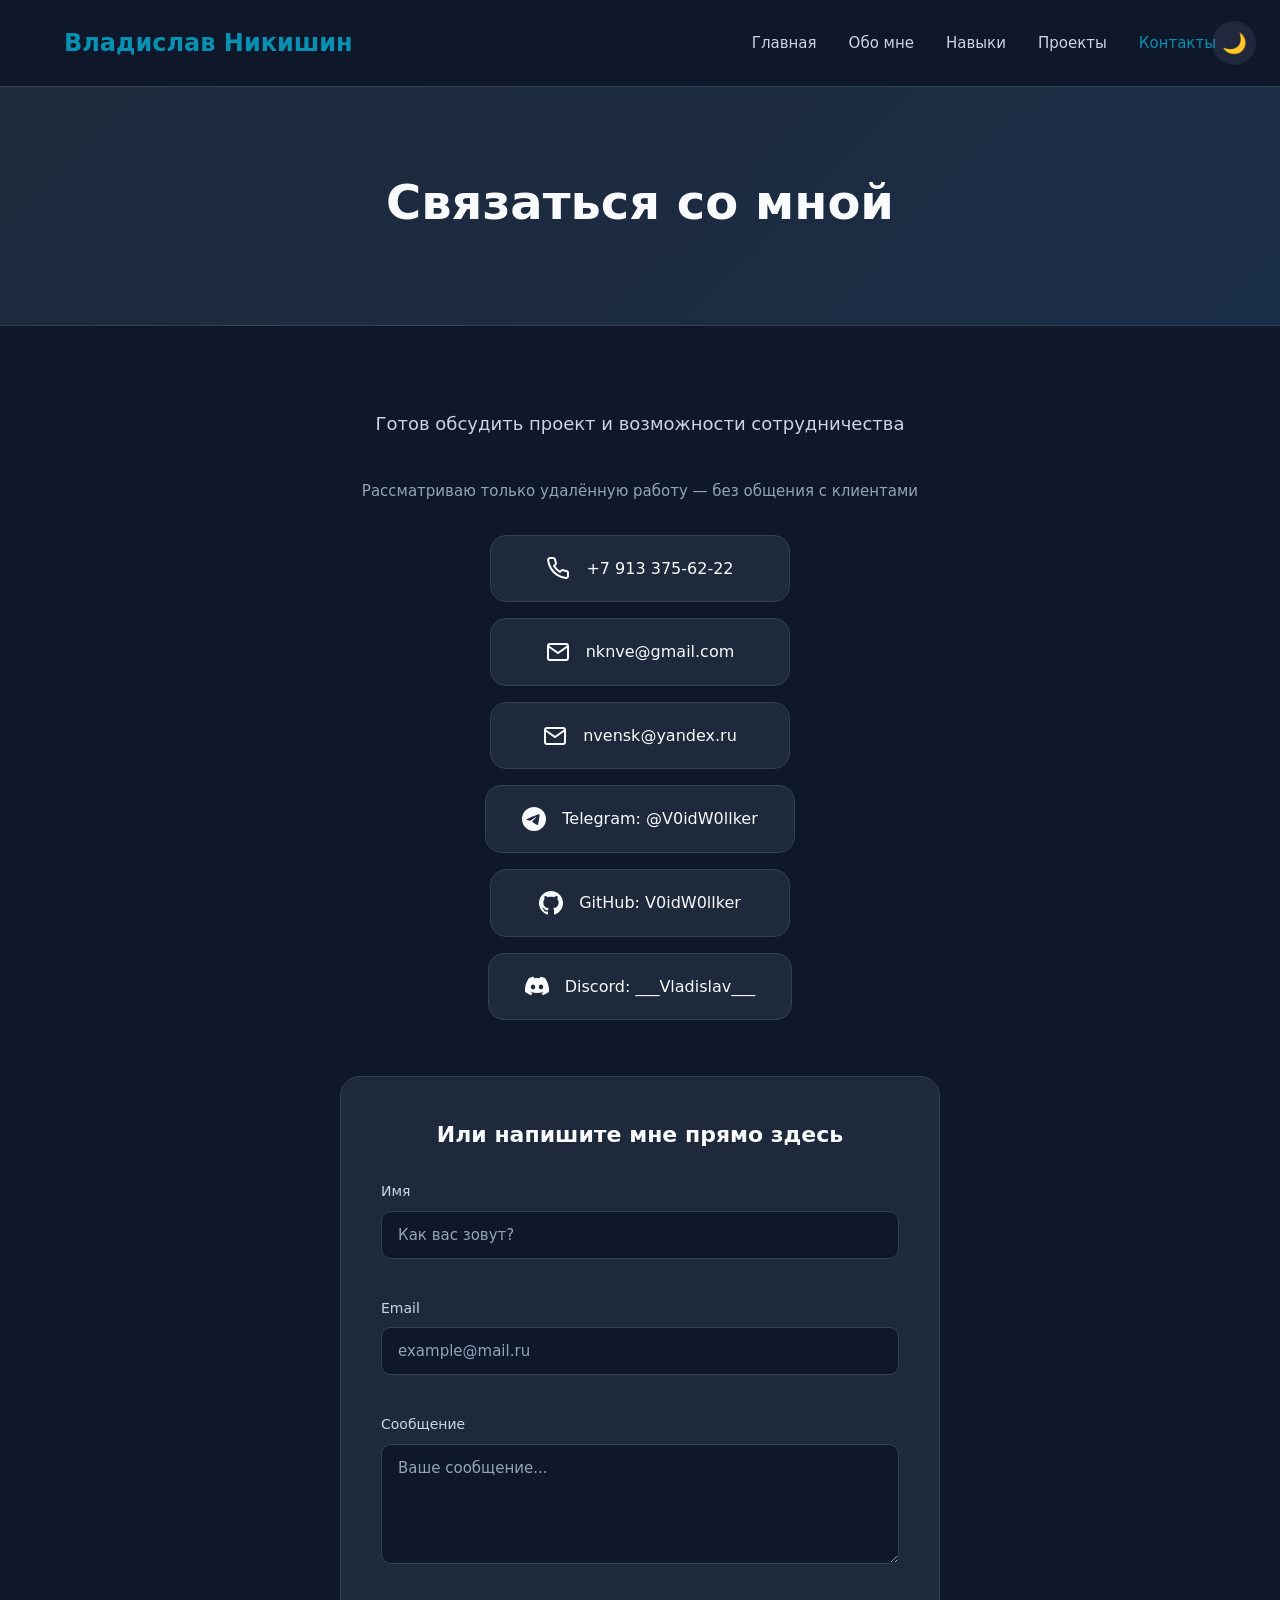
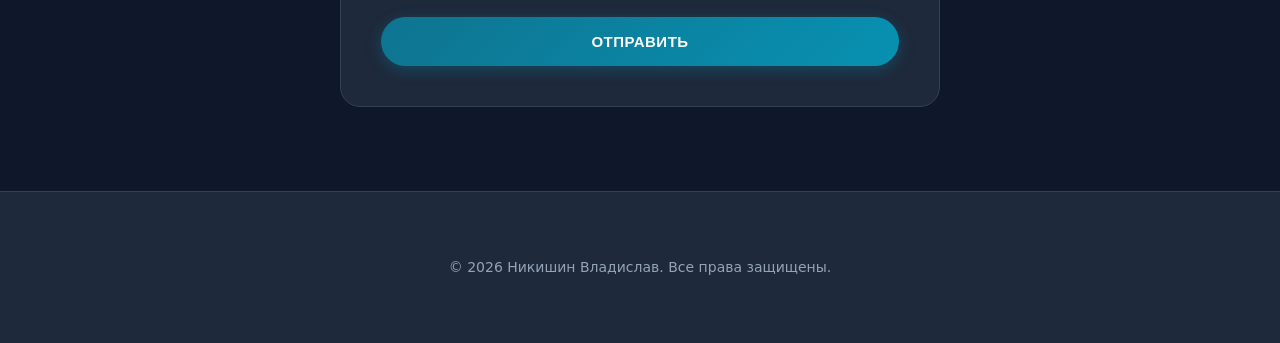
<file: contact.html>
<!DOCTYPE html>
<html lang="ru">
<head>
    <meta charset="UTF-8">
    <meta name="viewport" content="width=device-width, initial-scale=1.0">
    <link rel="stylesheet" href="style.css">
    <title>Контакты — Никишин Владислав</title>
</head>
<body>
    <header class="header" id="header">
        <div class="container">
            <nav class="nav">
                <div class="logo"><a href="index.html">Владислав Никишин</a></div>
                <button class="burger-btn" aria-label="Меню" aria-expanded="false">
                    <span></span>
                    <span></span>
                    <span></span>
                </button>
                <ul class="nav-menu">
                    <li><a href="index.html">Главная</a></li>
                    <li><a href="about.html">Обо мне</a></li>
                    <li><a href="skills.html">Навыки</a></li>
                    <li><a href="projects.html">Проекты</a></li>
                    <li><a href="contact.html" class="active">Контакты</a></li>
                </ul>
                <button class="theme-btn" aria-label="Сменить тему">🌙</button>
            </nav>
        </div>
    </header>

    <main>
        <section class="page-hero">
            <div class="container">
                <h1 class="page-title">Связаться со мной</h1>
            </div>
        </section>

        <section class="contact-page">
            <div class="container">
                <div class="contact-content">
                    <p>Готов обсудить проект и возможности сотрудничества</p>
                    <p style="font-size: 15px; color: var(--text-muted); margin-bottom: 32px;">Рассматриваю только удалённую работу — без общения с клиентами</p>
                    <div class="contact-links">
                        <a href="tel:+79133756222" class="contact-link">
                            <svg width="24" height="24" viewBox="0 0 24 24" fill="none" stroke="currentColor" stroke-width="2">
                                <path d="M22 16.92v3a2 2 0 0 1-2.18 2 19.79 19.79 0 0 1-8.63-3.07 19.5 19.5 0 0 1-6-6 19.79 19.79 0 0 1-3.07-8.67A2 2 0 0 1 4.11 2h3a2 2 0 0 1 2 1.72 12.84 12.84 0 0 0 .7 2.81 2 2 0 0 1-.45 2.11L8.09 9.91a16 16 0 0 0 6 6l1.27-1.27a2 2 0 0 1 2.11-.45 12.84 12.84 0 0 0 2.81.7A2 2 0 0 1 22 16.92z"></path>
                            </svg>
                            +7 913 375-62-22
                        </a>

                        <a href="mailto:nknve@gmail.com" class="contact-link">
                            <svg width="24" height="24" viewBox="0 0 24 24" fill="none" stroke="currentColor" stroke-width="2">
                                <path d="M4 4h16c1.1 0 2 .9 2 2v12c0 1.1-.9 2-2 2H4c-1.1 0-2-.9-2-2V6c0-1.1.9-2 2-2z"></path>
                                <polyline points="22,6 12,13 2,6"></polyline>
                            </svg>
                            nknve@gmail.com
                        </a>

                        <a href="mailto:nvensk@yandex.ru" class="contact-link">
                            <svg width="24" height="24" viewBox="0 0 24 24" fill="none" stroke="currentColor" stroke-width="2">
                                <path d="M4 4h16c1.1 0 2 .9 2 2v12c0 1.1-.9 2-2 2H4c-1.1 0-2-.9-2-2V6c0-1.1.9-2 2-2z"></path>
                                <polyline points="22,6 12,13 2,6"></polyline>
                            </svg>
                            nvensk@yandex.ru
                        </a>

                        <a href="https://t.me/V0idW0llker" target="_blank" class="contact-link">
                            <svg width="24" height="24" viewBox="0 0 24 24" fill="currentColor">
                                <path d="M11.944 0A12 12 0 0 0 0 12a12 12 0 0 0 12 12 12 12 0 0 0 12-12A12 12 0 0 0 12 0a12 12 0 0 0-.056 0zm4.962 7.224c.1-.002.321.023.465.14a.506.506 0 0 1 .171.325c.016.093.036.306.02.472-.18 1.898-.962 6.502-1.36 8.627-.168.9-.499 1.201-.82 1.23-.696.065-1.225-.46-1.9-.902-1.056-.693-1.653-1.124-2.678-1.8-1.185-.78-.417-1.21.258-1.91.177-.184 3.247-2.977 3.307-3.23.007-.032.014-.15-.056-.212s-.174-.041-.249-.024c-.106.024-1.793 1.14-5.061 3.345-.48.33-.913.49-1.302.48-.428-.008-1.252-.241-1.865-.44-.752-.245-1.349-.374-1.297-.789.027-.216.325-.437.893-.663 3.498-1.524 5.83-2.529 6.998-3.014 3.332-1.386 4.025-1.627 4.476-1.635z"/>
                            </svg>
                            Telegram: @V0idW0llker
                        </a>

                        <a href="https://github.com/V0idW0llker" target="_blank" class="contact-link">
                            <svg width="24" height="24" viewBox="0 0 24 24" fill="currentColor">
                                <path d="M12 0c-6.626 0-12 5.373-12 12 0 5.302 3.438 9.8 8.207 11.387.599.111.793-.261.793-.577v-2.234c-3.338.726-4.033-1.416-4.033-1.416-.546-1.387-1.333-1.756-1.333-1.756-1.089-.745.083-.729.083-.729 1.205.084 1.839 1.237 1.839 1.237 1.07 1.834 2.807 1.304 3.492.997.107-.775.418-1.305.762-1.604-2.665-.305-5.467-1.334-5.467-5.931 0-1.311.469-2.381 1.236-3.221-.124-.303-.535-1.524.117-3.176 0 0 1.008-.322 3.301 1.23.957-.266 1.983-.399 3.003-.404 1.02.005 2.047.138 3.006.404 2.291-1.552 3.297-1.23 3.297-1.23.653 1.653.242 2.874.118 3.176.77.84 1.235 1.911 1.235 3.221 0 4.609-2.807 5.624-5.479 5.921.43.372.823 1.102.823 2.222v3.293c0 .319.192.694.801.576 4.765-1.589 8.199-6.086 8.199-11.386 0-6.627-5.373-12-12-12z"/>
                            </svg>
                            GitHub: V0idW0llker
                        </a>

                        <div class="contact-link discord-link" id="discord-btn" style="cursor: pointer;">
                            <svg width="24" height="24" viewBox="0 0 24 24" fill="currentColor">
                                <path d="M20.317 4.37a19.791 19.791 0 0 0-4.885-1.515.074.074 0 0 0-.079.037c-.21.375-.444.864-.608 1.25a18.27 18.27 0 0 0-5.487 0 12.64 12.64 0 0 0-.617-1.25.077.077 0 0 0-.079-.037A19.736 19.736 0 0 0 3.677 4.37a.07.07 0 0 0-.032.027C.533 9.046-.32 13.58.099 18.057a.082.082 0 0 0 .031.057 19.9 19.9 0 0 0 5.993 3.03.078.078 0 0 0 .084-.028 14.09 14.09 0 0 0 1.226-1.994.076.076 0 0 0-.041-.106 13.107 13.107 0 0 1-1.872-.892.077.077 0 0 1-.008-.128 10.2 10.2 0 0 0 .372-.292.074.074 0 0 1 .077-.01c3.928 1.793 8.18 1.793 12.062 0a.074.074 0 0 1 .078.01c.12.098.246.198.373.292a.077.077 0 0 1-.006.127 12.299 12.299 0 0 1-1.873.892.077.077 0 0 0-.041.107c.36.698.772 1.362 1.225 1.993a.076.076 0 0 0 .084.028 19.839 19.839 0 0 0 6.002-3.03.077.077 0 0 0 .032-.054c.5-5.177-.838-9.674-3.549-13.66a.061.061 0 0 0-.031-.03zM8.02 15.33c-1.183 0-2.157-1.085-2.157-2.419 0-1.333.956-2.419 2.157-2.419 1.21 0 2.176 1.096 2.157 2.42 0 1.333-.956 2.418-2.157 2.418zm7.975 0c-1.183 0-2.157-1.085-2.157-2.419 0-1.333.955-2.419 2.157-2.419 1.21 0 2.176 1.096 2.157 2.42 0 1.333-.946 2.418-2.157 2.418z"/>
                            </svg>
                            Discord: ___Vladislav___
                        </div>
                    </div>

                    <form class="contact-form" id="contact-form" action="https://formspree.io/f/mlgqbkon" method="POST" novalidate>
                        <h2 class="form-title">Или напишите мне прямо здесь</h2>

                        <div class="form-field">
                            <label for="form-name">Имя</label>
                            <input type="text" id="form-name" name="name" placeholder="Как вас зовут?">
                            <span class="form-error"></span>
                        </div>

                        <div class="form-field">
                            <label for="form-email">Email</label>
                            <input type="email" id="form-email" name="email" placeholder="example@mail.ru">
                            <span class="form-error"></span>
                        </div>

                        <div class="form-field">
                            <label for="form-message">Сообщение</label>
                            <textarea id="form-message" name="message" rows="5" placeholder="Ваше сообщение..."></textarea>
                            <span class="form-error"></span>
                        </div>

                        <button type="submit" class="btn btn-primary form-submit">Отправить</button>
                    </form>
                </div>
            </div>
        </section>
    </main>

    <footer class="footer">
        <div class="container">
            <p>&copy; 2026 Никишин Владислав. Все права защищены.</p>
        </div>
    </footer>

    <button class="scroll-top" aria-label="Наверх">↑</button>

    <script src="main.js"></script>
</body>
</html>
</file>
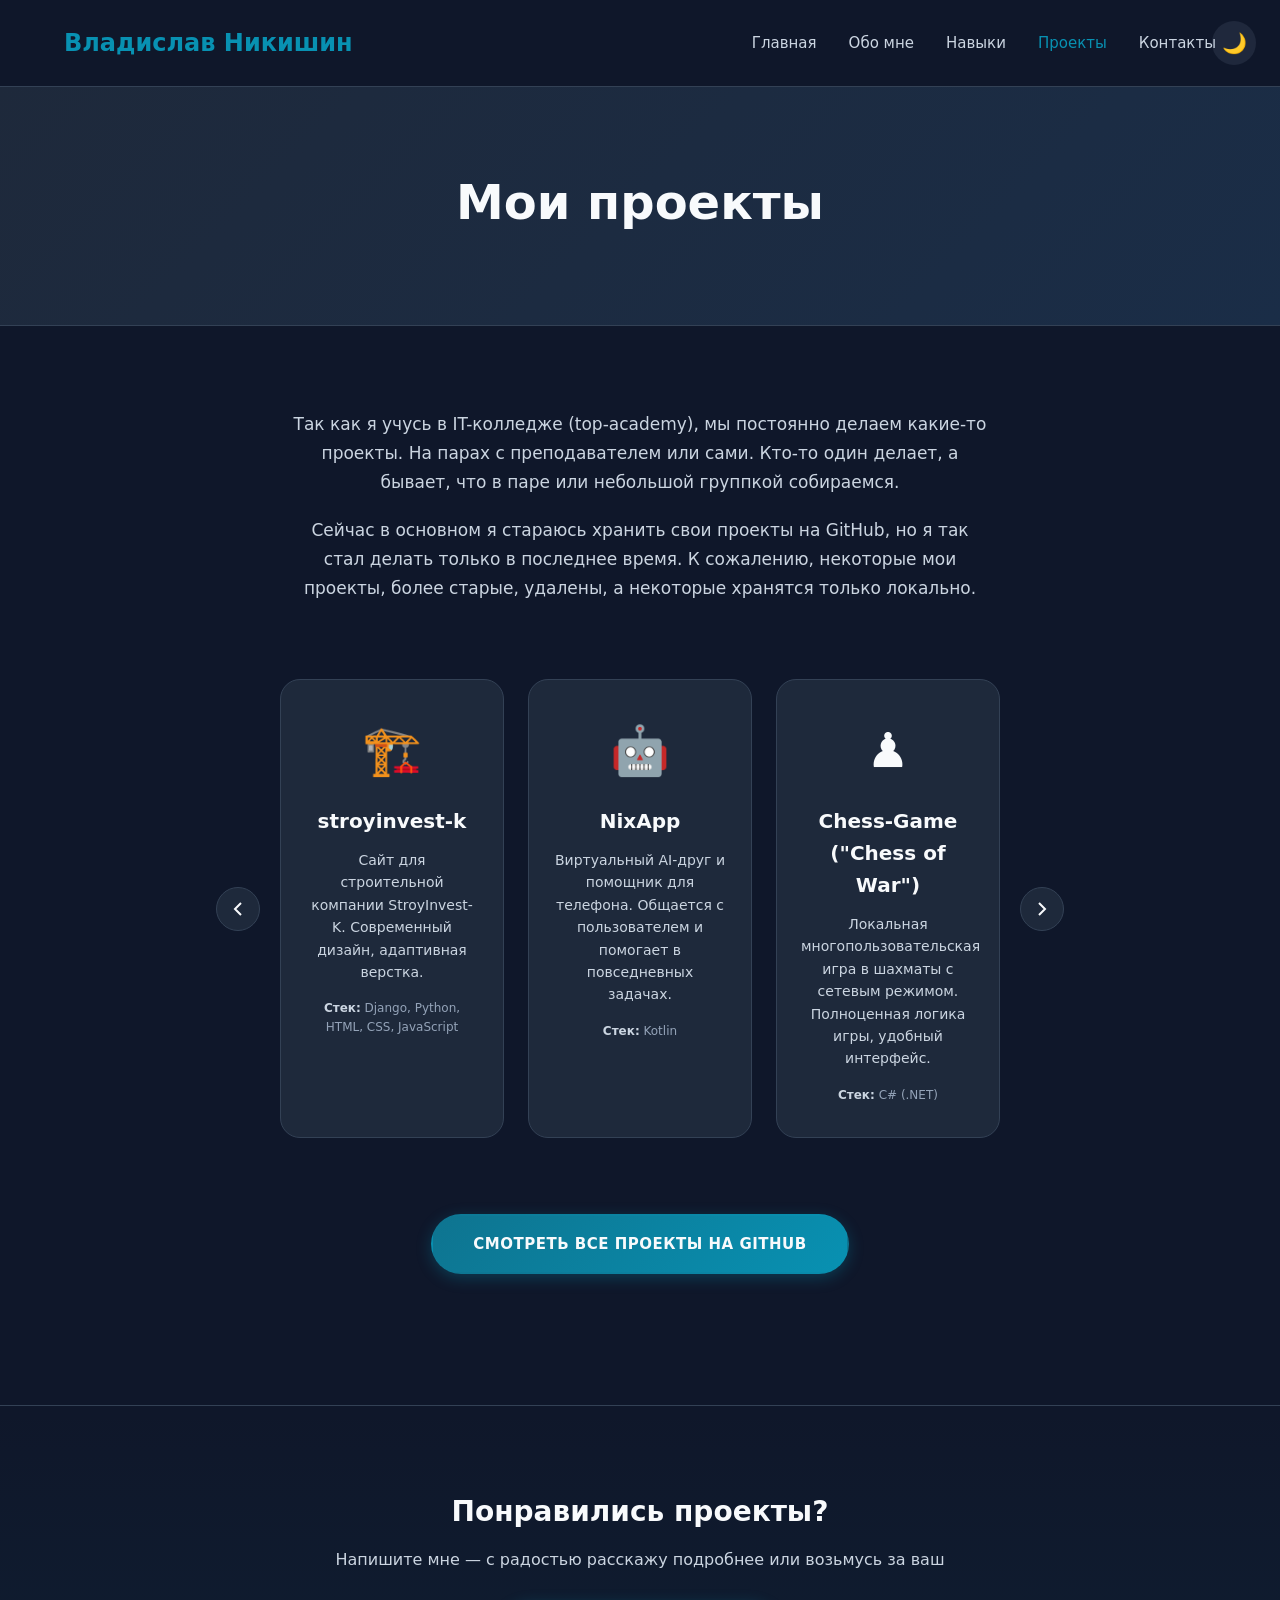
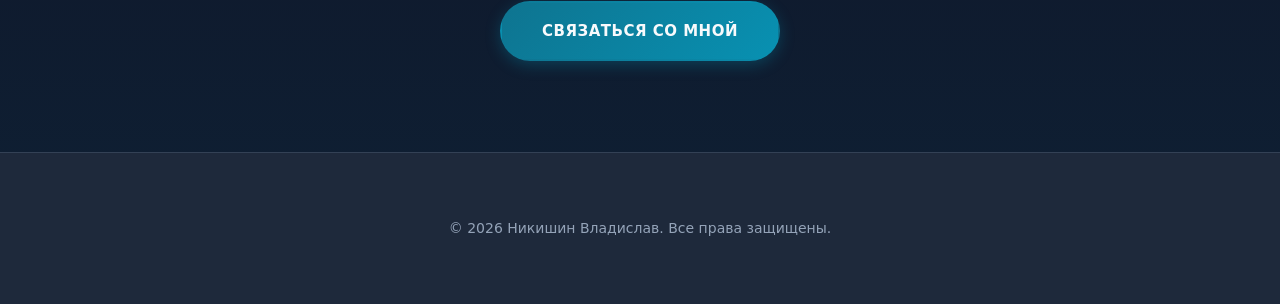
<file: projects.html>
<!DOCTYPE html>
<html lang="ru">
<head>
    <meta charset="UTF-8">
    <meta name="viewport" content="width=device-width, initial-scale=1.0">
    <link rel="stylesheet" href="style.css">
    <title>Проекты — Никишин Владислав</title>
</head>
<body>
    <header class="header" id="header">
        <div class="container">
            <nav class="nav">
                <div class="logo"><a href="index.html">Владислав Никишин</a></div>
                <button class="burger-btn" aria-label="Меню" aria-expanded="false">
                    <span></span>
                    <span></span>
                    <span></span>
                </button>
                <ul class="nav-menu">
                    <li><a href="index.html">Главная</a></li>
                    <li><a href="about.html">Обо мне</a></li>
                    <li><a href="skills.html">Навыки</a></li>
                    <li><a href="projects.html" class="active">Проекты</a></li>
                    <li><a href="contact.html">Контакты</a></li>
                </ul>
                <button class="theme-btn" aria-label="Сменить тему">🌙</button>
            </nav>
        </div>
    </header>

    <main>
        <section class="page-hero">
            <div class="container">
                <h1 class="page-title">Мои проекты</h1>
            </div>
        </section>

        <section class="projects-page">
            <div class="container">
                <div class="projects-text">
                    <p>Так как я учусь в IT-колледже (top-academy), мы постоянно делаем какие-то проекты. На парах с преподавателем или сами. Кто-то один делает, а бывает, что в паре или небольшой группкой собираемся.</p>
                    <p>Сейчас в основном я стараюсь хранить свои проекты на GitHub, но я так стал делать только в последнее время. К сожалению, некоторые мои проекты, более старые, удалены, а некоторые хранятся только локально.</p>
                </div>

                <div class="projects-carousel" aria-label="Карусель проектов">
                    <button class="carousel-btn carousel-btn--prev" type="button" aria-label="Предыдущие проекты">
                        <svg width="24" height="24" viewBox="0 0 24 24" fill="none" stroke="currentColor" stroke-width="2" aria-hidden="true">
                            <polyline points="15 18 9 12 15 6"></polyline>
                        </svg>
                    </button>

                    <div class="carousel-container">
                        <div class="carousel-track">
                            <a href="https://github.com/V0idW0llker/stroyinvest-k" class="project-card" target="_blank" rel="noopener">
                                <div class="project-icon">🏗️</div>
                                <h3 class="project-title">stroyinvest-k</h3>
                                <p class="project-desc">Сайт для строительной компании <em>StroyInvest-K</em>. Современный дизайн, адаптивная верстка.</p>
                                <p class="project-stack"><span>Стек:</span> Django, Python, HTML, CSS, JavaScript</p>
                            </a>

                            <a href="https://github.com/V0idW0llker/NixApp" class="project-card" target="_blank" rel="noopener">
                                <div class="project-icon">🤖</div>
                                <h3 class="project-title">NixApp</h3>
                                <p class="project-desc">Виртуальный AI-друг и помощник для телефона. Общается с пользователем и помогает в повседневных задачах.</p>
                                <p class="project-stack"><span>Стек:</span> Kotlin</p>
                            </a>

                            <a href="https://github.com/V0idW0llker/Chess-Game" class="project-card" target="_blank" rel="noopener">
                                <div class="project-icon">♟️</div>
                                <h3 class="project-title">Chess-Game ("Chess of War")</h3>
                                <p class="project-desc">Локальная многопользовательская игра в шахматы с сетевым режимом. Полноценная логика игры, удобный интерфейс.</p>
                                <p class="project-stack"><span>Стек:</span> C# (.NET)</p>
                            </a>

                            <a href="https://github.com/V0idW0llker/inthernet_portfolio" class="project-card" target="_blank" rel="noopener">
                                <div class="project-icon">💼</div>
                                <h3 class="project-title">portfolio_tipa</h3>
                                <p class="project-desc">Персональный сайт-портфолио. Минималистичный стиль, плавные анимации, быстрая загрузка.</p>
                                <p class="project-stack"><span>Стек:</span> HTML, CSS, JavaScript</p>
                            </a>

                            <a href="https://github.com/V0idW0llker/Inversiy_demo" class="project-card" target="_blank" rel="noopener">
                                <div class="project-icon">👕</div>
                                <h3 class="project-title">Inversiy_demo</h3>
                                <p class="project-desc">Демо-версия интернет-магазина одежды. Каталог товаров, корзина, фильтрация.</p>
                                <p class="project-stack"><span>Стек:</span> HTML, CSS, JavaScript</p>
                            </a>

                            <a href="https://github.com/Expos1tor/Veyra-Altura" class="project-card" target="_blank" rel="noopener">
                                <div class="project-icon">⌚</div>
                                <h3 class="project-title">Veyra-Altura <span class="project-badge">участие ограничено</span></h3>
                                <p class="project-desc">Виджет для отслеживания времени на устройстве. Участие в проекте было частичным — детали стека и архитектуры неизвестны.</p>
                            </a>
                        </div>
                    </div>

                    <button class="carousel-btn carousel-btn--next" type="button" aria-label="Следующие проекты">
                        <svg width="24" height="24" viewBox="0 0 24 24" fill="none" stroke="currentColor" stroke-width="2" aria-hidden="true">
                            <polyline points="9 18 15 12 9 6"></polyline>
                        </svg>
                    </button>
                </div>

                <div style="text-align: center; margin-top: 40px;">
                    <a href="https://github.com/V0idW0llker?tab=repositories" class="btn btn-primary" target="_blank" rel="noopener">
                        Смотреть все проекты на GitHub
                    </a>
                </div>
            </div>
        </section>
        <section class="cta-section">
            <div class="container">
                <h2>Понравились проекты?</h2>
                <p>Напишите мне — с радостью расскажу подробнее или возьмусь за ваш</p>
                <a href="contact.html" class="btn btn-primary">Связаться со мной</a>
            </div>
        </section>
    </main>

    <footer class="footer">
        <div class="container">
            <p>&copy; 2026 Никишин Владислав. Все права защищены.</p>
        </div>
    </footer>

    <button class="scroll-top" aria-label="Наверх">↑</button>

    <script src="main.js"></script>
</body>
</html>
</file>
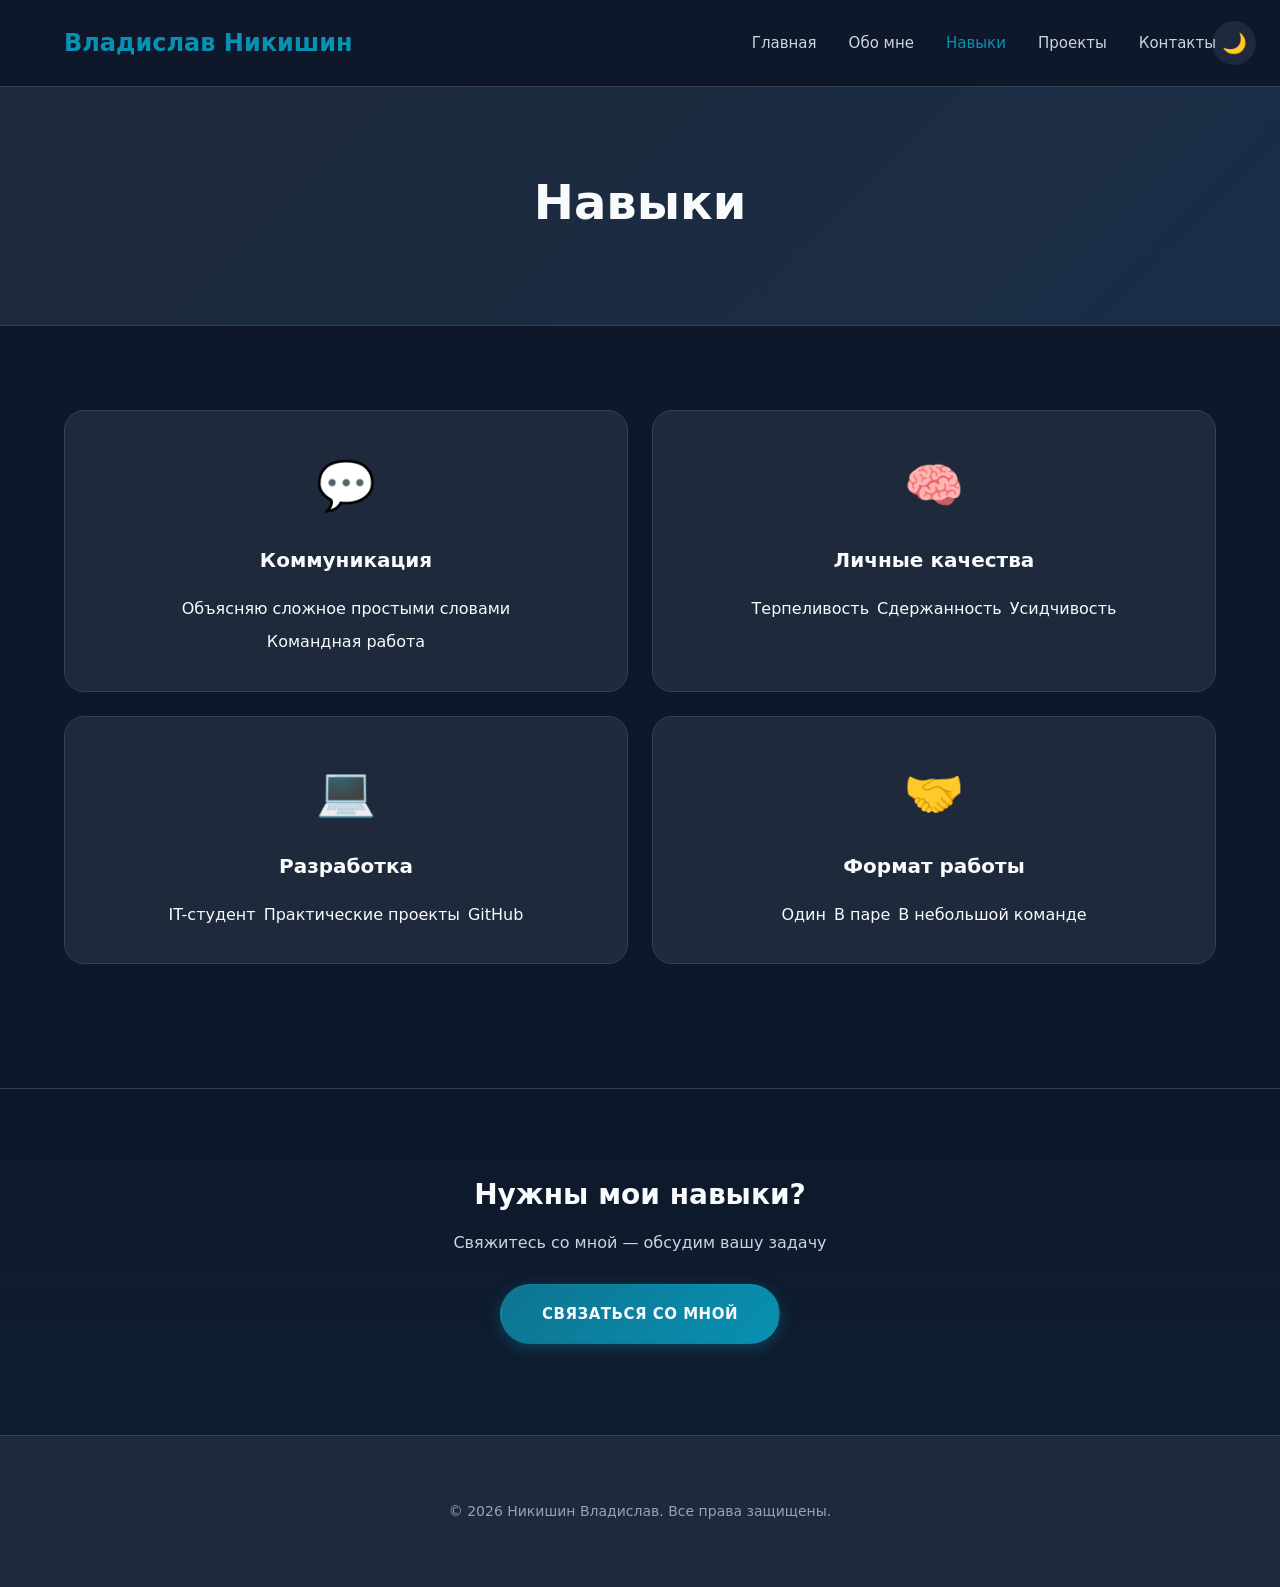
<file: skills.html>
<!DOCTYPE html>
<html lang="ru">
<head>
    <meta charset="UTF-8">
    <meta name="viewport" content="width=device-width, initial-scale=1.0">
    <link rel="stylesheet" href="style.css">
    <title>Навыки — Никишин Владислав</title>
</head>
<body>
    <header class="header" id="header">
        <div class="container">
            <nav class="nav">
                <div class="logo"><a href="index.html">Владислав Никишин</a></div>
                <button class="burger-btn" aria-label="Меню" aria-expanded="false">
                    <span></span>
                    <span></span>
                    <span></span>
                </button>
                <ul class="nav-menu">
                    <li><a href="index.html">Главная</a></li>
                    <li><a href="about.html">Обо мне</a></li>
                    <li><a href="skills.html" class="active">Навыки</a></li>
                    <li><a href="projects.html">Проекты</a></li>
                    <li><a href="contact.html">Контакты</a></li>
                </ul>
                <button class="theme-btn" aria-label="Сменить тему">🌙</button>
            </nav>
        </div>
    </header>

    <main>
        <section class="page-hero">
            <div class="container">
                <h1 class="page-title">Навыки</h1>
            </div>
        </section>

        <section class="skills-page">
            <div class="container">
                <div class="skills-grid">
                    <div class="skills-card">
                        <div class="skill-icon">💬</div>
                        <h3>Коммуникация</h3>
                        <div class="skill-tags">
                            <span class="tag">Объясняю сложное простыми словами</span>
                            <span class="tag">Командная работа</span>
                        </div>
                    </div>
                    
                    <div class="skills-card">
                        <div class="skill-icon">🧠</div>
                        <h3>Личные качества</h3>
                        <div class="skill-tags">
                            <span class="tag">Терпеливость</span>
                            <span class="tag">Сдержанность</span>
                            <span class="tag">Усидчивость</span>
                        </div>
                    </div>
                    
                    <div class="skills-card">
                        <div class="skill-icon">💻</div>
                        <h3>Разработка</h3>
                        <div class="skill-tags">
                            <span class="tag">IT-студент</span>
                            <span class="tag">Практические проекты</span>
                            <span class="tag">GitHub</span>
                        </div>
                    </div>
                    
                    <div class="skills-card">
                        <div class="skill-icon">🤝</div>
                        <h3>Формат работы</h3>
                        <div class="skill-tags">
                            <span class="tag">Один</span>
                            <span class="tag">В паре</span>
                            <span class="tag">В небольшой команде</span>
                        </div>
                    </div>
                </div>
            </div>
        </section>
        <section class="cta-section">
            <div class="container">
                <h2>Нужны мои навыки?</h2>
                <p>Свяжитесь со мной — обсудим вашу задачу</p>
                <a href="contact.html" class="btn btn-primary">Связаться со мной</a>
            </div>
        </section>
    </main>

    <footer class="footer">
        <div class="container">
            <p>&copy; 2026 Никишин Владислав. Все права защищены.</p>
        </div>
    </footer>

    <button class="scroll-top" aria-label="Наверх">↑</button>

    <script src="main.js"></script>
</body>
</html>
</file>
<file: style.css>
:root{
    --primary-color: #0891b2;
    --primary-dark: #0e7490;
    --primary-light: #06b6d4;
    --secondary-color:#0f172a;
    --text-primary: #f8fafc;
    --text-secondary: #cbd5e1;
    --text-muted: #94a3b8;
    --bg-primary: #0f172a;
    --bg-secondary: #1e293b;
    --bg-card: #1e293b;
    --border-color: #334155;
    --success: #10b981;
    --error: #ef4444;
    --warning: #f59e0b;

    font-family: "Inter", system-ui, -apple-system, BlinkMacSystemFont, 'Segoe UI', Roboto, Oxygen, Ubuntu, Cantarell, 'Open Sans', 'Helvetica Neue', sans-serif;
    line-height: 1.6;
    font-weight: 400;

    font-synthesis: none;
    text-rendering: optimizeLegibility;
    -webkit-font-smoothing: antialiased;
    -moz-osx-font-smoothing: grayscale;
}

*{
    margin: 0;
    padding: 0;
    box-sizing: border-box;
}

html{
    scroll-behavior: smooth;
}

body{
    color: var(--text-primary);
    background-color: var(--bg-primary);
    min-width: 320px;
    overflow-x: hidden;
}

.container{
    max-width: 1200px;
    padding: 24px;
    margin: 0 auto;
}

.header{
    position: fixed;
    top: 0;
    right: 0;
    left: 0;
    z-index: 100;
    background: var(--bg-primary);
    backdrop-filter: blur(15px);
    border-bottom: 1px solid var(--border-color);
}


.nav{
    display: flex;
    justify-content: space-between;
    align-items: center;
}

.logo{
    font-size: 24px;
    font-weight: 700;
    color: var(--primary-color);
    transition: transform 0.3s ease;
}

.logo:hover {
    transform: scale(1.05);
}

.nav-menu{
    display: flex;
    list-style: none;
    gap: 32px;
    margin-left: auto;
}


.nav-menu a{
    text-decoration: none;
    color: var(--text-secondary);
    font-size: 15px;
    font-weight: 500;
    transition: all 0.3s ease-in-out;
    position: relative;
}

.nav-menu a:hover{
    color: var(--primary-color);
}

.nav-menu a::after{
    content: "";
    width:0;
    height: 2px;
    background-color: var(--primary-color);
    position: absolute;
    bottom: -4px;
    left: 0;
    transition: width 0.35s ease-in-out;
}

.nav-menu a:hover::after{
    width: 100%;
}

.nav-menu a.active{
    color: var(--primary-color);
}

main{
    margin-top: 80px;
}

/* Page hero for multi-page site */
.page-hero{
    background: linear-gradient(135deg, var(--bg-secondary) 0%, #1a2d47 50%, var(--bg-secondary) 100%);
    background-size: 200% 200%;
    animation: bg-shift 4s ease-in-out infinite;
    padding: 60px 0;
    text-align: center;
    border-bottom: 1px solid var(--border-color);
}

.page-title{
    font-size: clamp(2rem, 4vw, 3rem);
    font-weight: 700;
    color: var(--text-primary);
    margin: 0;
}

.hero-buttons{
    display: flex;
    gap: 16px;
    justify-content: center;
    flex-wrap: wrap;
}

.btn-secondary{
    background: transparent;
    color: var(--primary-color);
    border: 2px solid var(--primary-color);
}

.btn-secondary:hover{
    background: var(--primary-color);
    color: var(--bg-primary);
}

.hero{
    display: flex;
    justify-content: center;
    align-items: center;
    min-height: calc(100vh - 120px);
    position: relative;
    overflow: hidden;
    background: linear-gradient(135deg, var(--bg-primary) 0%, #132238 50%, var(--bg-primary) 100%);
    background-size: 200% 200%;
    animation: bg-shift 5s ease-in-out infinite;
}

@keyframes bg-shift {
    0% { background-position: 0% 0%; }
    50% { background-position: 100% 100%; }
    100% { background-position: 0% 0%; }
}

.hero::before{
    content: "";
    position: absolute;
    width: 500px;
    height: 500px;
    background: radial-gradient(circle, rgba(8, 145, 178, 0.15) 0%, transparent 70%);
    border-radius: 50%;
    /* top: -250px;
    right: -250px; */
}

.hero-content{
    text-align: center;
    z-index: 1;
    position: relative;
}

.hero-avatar {
    margin-bottom: 32px;
    display: inline-block;
    width: 200px;
    height: 200px;
    border-radius: 50%;
    overflow: hidden;
    border: 4px solid var(--primary-color);
    box-shadow: 0 8px 32px rgba(8, 145, 178, 0.3), 0 0 60px rgba(8, 145, 178, 0.2);
    animation: float 3s ease-in-out infinite;
    transition: box-shadow 0.4s ease, border-color 0.4s ease;
}

.hero-avatar:hover {
    box-shadow: 0 12px 40px rgba(8, 145, 178, 0.5), 0 0 80px rgba(8, 145, 178, 0.3);
    border-color: var(--primary-light);
}

.hero-avatar img {
    width: 100%;
    height: 100%;
    object-fit: cover;
    object-position: center 40%;
    transform: translate(-4px, 26px) scale(1.4);
    transform-origin: center center;
    transition: transform 1.5s ease;
}

.hero-avatar:hover img {
    transform: scale(1.7) translate(-1px, 29px);
}

@keyframes float {
    0%, 100% { transform: translateY(0px); }
    50% { transform: translateY(-10px); }
}

.hero-title{
    font-size: clamp(2.5rem, 5vw, 4rem);
    font-weight: 800;
    margin-bottom: 24px;
    background: linear-gradient(90deg, #d1dce8, var(--primary-light), #d1dce8);
    background-size: 200% 100%;
    background-clip: text;
    -webkit-background-clip: text;
    -webkit-text-fill-color: transparent;
    animation: shimmer 8s ease-in-out infinite;
}

@keyframes shimmer {
    0% { background-position: -100% 50%; }
    100% { background-position: 100% 50%; }
}

.hero-subtitle{
    font-size: clamp(1.1rem, 2vw, 1.4rem);
    color: var(--text-secondary);
    margin-bottom: 40px;
    max-width: 600px;
    margin-right: auto;
    margin-left: auto;
    line-height: 1.6;
}

.btn{
    display: inline-block;
    text-decoration: none;
    padding: 16px 40px;
    border-radius: 50px;
    border: 2px solid transparent;
    cursor: pointer;
    transition: all 0.3s ease;
    font-size: 15px;
    text-transform: uppercase;
    font-weight: 600;
    letter-spacing: 0.5px;
    position: relative;
    overflow: hidden;
}

.btn::before {
    content: '';
    position: absolute;
    top: 50%;
    left: 50%;
    width: 0;
    height: 0;
    border-radius: 50%;
    background: rgba(255, 255, 255, 0.1);
    transform: translate(-50%, -50%);
    transition: width 0.6s, height 0.6s;
}

.btn:hover::before {
    width: 300px;
    height: 300px;
}

.btn-primary{
    background: linear-gradient(135deg, var(--primary-dark) 0%, var(--primary-color) 100%);
    color: var(--text-primary);
    box-shadow: 0 4px 15px rgba(8, 145, 178, 0.3);
}

.btn-primary:hover{
    background: linear-gradient(135deg, var(--primary-color) 0%, var(--primary-light) 100%);
    transform: translateY(-2px);
    box-shadow: 0 8px 25px rgba(8, 145, 178, 0.5);
}

.btn-secondary {
    background: transparent;
    color: var(--text-primary);
    border-color: var(--primary-color);
}

.btn-secondary:hover{
    background: var(--primary-color);
    color: var(--bg-primary);
    transform: translateY(-2px);
    box-shadow: 0 8px 25px rgba(8, 145, 178, 0.4);
}

.section-title{
    font-size: clamp(2rem, 4vw, 3rem);
    font-weight: 700;
    margin-bottom: 48px;
    text-align: center;
    color: var(--text-primary);
}

.about{
    background: var(--bg-secondary);
    padding-top: 40px;
    padding-bottom: 100px;
}

.about-page {
    padding: 60px 0;
}

.about-content p{
    font-size: 18px;
    color: var(--text-secondary);
    line-height: 1.8;
    margin-bottom: 24px;
}

.about-content{
    max-width: 800px;
    margin: 0 auto;
    text-align: center;
}

/* Education section */
.education{
    background: var(--bg-primary);
    padding: 60px 0;
}

.education-content{
    max-width: 800px;
    margin: 0 auto;
}

.education-item{
    background: var(--bg-card);
    padding: 32px;
    border-radius: 16px;
    border: 1px solid var(--border-color);
    margin-bottom: 24px;
}

.education-item h3{
    font-size: 24px;
    font-weight: 600;
    color: var(--text-primary);
    margin-bottom: 8px;
}

.education-school{
    font-size: 18px;
    color: var(--primary-color);
    margin-bottom: 8px;
}

.education-period{
    font-size: 16px;
    color: var(--text-muted);
    margin-bottom: 16px;
}

.education-desc{
    font-size: 16px;
    color: var(--text-secondary);
    line-height: 1.6;
}

/* skills block */

.skills{
    padding: 50px 0;
}

.skills-page {
    padding: 60px 0;
}

.skills-grid{
    display: grid;
    grid-template-columns: repeat(2, minmax(250px, 1fr));
    gap: 24px;
}

.skills-card{
    background: var(--bg-card);
    padding: 36px;
    border-radius: 20px;
    text-align: center;
    transition: all 0.4s cubic-bezier(0.4, 0, 0.2, 1);
    border: 1px solid var(--border-color);
    position: relative;
    overflow: hidden;
}

.skills-card::after {
    content: '';
    position: absolute;
    bottom: 0;
    left: 0;
    right: 0;
    height: 4px;
    background: linear-gradient(90deg, var(--primary-color), var(--primary-light));
    transform: scaleX(0);
    transition: transform 0.4s ease;
}

.skills-card:hover::after {
    transform: scaleX(1);
}

.skills-card:hover{
    border-color: var(--primary-color);
    box-shadow: 0 16px 48px rgba(8, 145, 178, 0.3);
    transform: translateY(-10px);
    background: linear-gradient(135deg, var(--bg-card) 0%, rgba(8, 145, 178, 0.06) 100%);
}

.skill-icon{
    font-size: 48px;
    margin-bottom: 20px;
    display: inline-block;
    transition: transform 0.3s ease;
}

.skills-card:hover .skill-icon {
    transform: scale(1.15) rotate(-5deg);
}

.skills-card h3{
    font-size: 20px;
    font-weight: 600;
    margin-bottom: 20px;
    color:var(--text-primary);
}

.skill-tags{
    display: flex;
    justify-content: center;
    gap: 8px;
    flex-wrap: wrap;
}


/* Contacts block */
.contact{
    padding: 50px 0;
}

.contact-page {
    padding: 60px 0;
}

.contact-content{
    margin: 0 auto;
    max-width: 600px;
    text-align: center;
}

.contact-content p {
    font-size: 18px;
    margin-bottom: 40px;
    color: var(--text-secondary);
}

.contact-links{
    display: flex;
    flex-direction: column;
    align-items: center;
    gap: 16px;
}

.contact-link{
    display: inline-flex;
    align-items: center;
    gap: 16px;
    background: var(--bg-card);
    color: var(--text-primary);
    text-decoration: none;
    font-weight: 500;
    padding: 20px 36px;
    border-radius: 16px;
    border: 1px solid var(--border-color);
    justify-content: center;
    min-width: 300px;
    transition: all 0.4s cubic-bezier(0.4, 0, 0.2, 1);
    position: relative;
    overflow: hidden;
}

.contact-link::before {
    content: '';
    position: absolute;
    left: 0;
    top: 0;
    bottom: 0;
    width: 4px;
    background: linear-gradient(180deg, var(--primary-color), var(--primary-light));
    transform: scaleY(0);
    transition: transform 0.4s ease;
}

.contact-link:hover::before {
    transform: scaleY(1);
}

.contact-link:hover{
    background: linear-gradient(90deg, rgba(8, 145, 178, 0.08) 0%, var(--bg-card) 100%);
    border-color: var(--primary-color);
    box-shadow: 0 8px 32px rgba(8, 145, 178, 0.3);
    transform: translateX(6px);
}

/* Форма обратной связи */
.contact-form {
    max-width: 600px;
    margin: 56px auto 0;
    text-align: left;
    background: var(--bg-card);
    border: 1px solid var(--border-color);
    border-radius: 20px;
    padding: 40px;
}

.form-title {
    text-align: center;
    font-size: 22px;
    font-weight: 600;
    margin-bottom: 28px;
    color: var(--text-primary);
}

.form-field {
    margin-bottom: 16px;
}

.form-field label {
    display: block;
    font-size: 14px;
    color: var(--text-secondary);
    margin-bottom: 8px;
}

.form-field input,
.form-field textarea {
    width: 100%;
    padding: 14px 16px;
    background: var(--bg-primary);
    border: 1px solid var(--border-color);
    border-radius: 10px;
    color: var(--text-primary);
    font-size: 15px;
    font-family: inherit;
    transition: border-color 0.3s ease, box-shadow 0.3s ease;
}

.form-field textarea {
    resize: vertical;
    min-height: 120px;
}

.form-field input::placeholder,
.form-field textarea::placeholder {
    color: var(--text-muted);
}

.form-field input:focus,
.form-field textarea:focus {
    outline: none;
    border-color: var(--primary-color);
    box-shadow: 0 0 0 3px rgba(8, 145, 178, 0.15);
}

.form-field input.invalid,
.form-field textarea.invalid {
    border-color: var(--error);
}

.form-error {
    display: block;
    font-size: 13px;
    color: var(--error);
    margin-top: 6px;
    min-height: 16px;
}

.form-submit {
    width: 100%;
    margin-top: 8px;
    border: none;
    font-size: 15px;
}

.copy-hint{
    font-size: 12px;
    color: var(--text-muted);
    margin-left: 8px;
    opacity: 0.7;
}

.contact-link:hover .copy-hint{
    color: var(--text-primary);
    opacity: 1;
}


/* Затемнение фона */
.backdrop-overlay{
    position: fixed;
    top: 0;
    left: 0;
    width: 100%;
    height: 100%;
    background: rgba(0, 0, 0, 0.7);
    backdrop-filter: blur(4px);
    z-index: 9999;
    opacity: 0;
    visibility: hidden;
    transition: all 0.3s ease;
}

.backdrop-overlay.show{
    opacity: 1;
    visibility: visible;
}

/* Кастомное уведомление */
.custom-notification{
    position: fixed;
    top: 50%;
    left: 50%;
    transform: translate(-50%, -50%) scale(0.8);
    background: var(--bg-secondary);
    color: var(--text-primary);
    padding: 32px 48px;
    border-radius: 16px;
    border: 2px solid var(--primary-color);
    font-size: 18px;
    line-height: 1.6;
    text-align: center;
    z-index: 10000;
    opacity: 0;
    transition: all 0.3s ease;
    pointer-events: none;
    max-width: 90%;
    white-space: pre-line;
}

.custom-notification.show{
    opacity: 1;
    transform: translate(-50%, -50%) scale(1);
}

/* projects text block */
.projects-text{
    max-width: 700px;
    margin: 0 auto;
    text-align: center;
    margin-bottom: 40px;
}

.projects-page {
    padding: 60px 0;
}

.projects-text p{
    font-size: 17px;
    color: var(--text-secondary);
    line-height: 1.7;
    margin-bottom: 20px;
}

/* Projects Carousel */
.projects-carousel {
    max-width: 960px;
    margin: 0 auto;
    position: relative;
    padding: 36px 56px;
    display: flex;
    align-items: center;
    gap: 12px;
}

.carousel-container {
    overflow: hidden;
    border-radius: 16px;
    flex: 1;
    padding: 60px 8px;
    margin: -60px 0;
    cursor: grab;
    touch-action: pan-y;
}

.carousel-container.is-dragging {
    cursor: grabbing;
    user-select: none;
}

.carousel-container.is-dragging .project-card {
    pointer-events: none;
}

.carousel-track {
    display: flex;
    gap: 24px;
    transition: transform 0.5s ease-in-out;
}

.carousel-btn {
    flex-shrink: 0;
    width: 44px;
    height: 44px;
    border-radius: 50%;
    border: 1px solid var(--border-color);
    background: var(--bg-card);
    color: var(--text-primary);
    display: flex;
    align-items: center;
    justify-content: center;
    cursor: pointer;
    transition: all 0.3s ease;
}

.carousel-btn:hover {
    border-color: var(--primary-color);
    background: var(--primary-dark);
    color: var(--text-primary);
    box-shadow: 0 4px 16px rgba(8, 145, 178, 0.25);
}

.carousel-btn:active {
    transform: scale(0.95);
}

.project-card {
    min-width: calc(33.333% - 16px);
    max-width: calc(33.333% - 16px);
    background: var(--bg-card);
    border: 1px solid var(--border-color);
    border-radius: 20px;
    padding: 32px 24px;
    text-align: center;
    transition: all 0.4s cubic-bezier(0.4, 0, 0.2, 1);
    flex-shrink: 0;
    position: relative;
    z-index: 1;
    cursor: pointer;
    outline: none;
    text-decoration: none;
    color: inherit;
    display: block;
    overflow: hidden;
}

.project-card::before {
    content: '';
    position: absolute;
    top: 0;
    left: -100%;
    width: 100%;
    height: 3px;
    background: linear-gradient(90deg, transparent, var(--primary-color), transparent);
    transition: left 0.6s ease;
}

.project-card:hover::before {
    left: 100%;
}

.project-card:hover,
.project-card:focus-visible {
    border-color: var(--primary-color);
    box-shadow: 0 20px 60px rgba(8, 145, 178, 0.35);
    transform: translateY(-12px) scale(1.03);
    z-index: 10;
    background: linear-gradient(135deg, var(--bg-card) 0%, rgba(8, 145, 178, 0.08) 100%);
}


.project-icon {
    font-size: 48px;
    margin-bottom: 16px;
    display: inline-block;
    transition: transform 0.3s ease;
}

.project-card:hover .project-icon {
    transform: scale(1.2) rotate(5deg);
}

.project-title {
    font-size: 20px;
    font-weight: 600;
    margin-bottom: 12px;
    color: var(--text-primary);
}

.project-desc {
    font-size: 14px;
    color: var(--text-secondary);
    line-height: 1.6;
    margin-bottom: 16px;
}

.project-actions {
    display: flex;
    justify-content: center;
    gap: 16px;
    flex-wrap: wrap;
}

.project-link {
    display: inline-block;
    color: var(--primary-color);
    text-decoration: none;
    font-size: 14px;
    font-weight: 500;
    transition: all 0.3s ease;
}

.project-link--external:hover {
    color: var(--primary-light);
}

.project-stack {
    font-size: 12px;
    color: var(--text-muted);
    margin-bottom: 0;
}

.project-stack span {
    color: var(--text-secondary);
    font-weight: 600;
}

.project-badge {
    display: inline-block;
    font-size: 11px;
    font-weight: 500;
    color: var(--text-muted);
    vertical-align: middle;
}



.projects-text .btn{
    margin-top: 30px;
}


/* FOOTER */

.footer{
    padding: 40px 0;
    background: var(--bg-secondary);
    border-top: 1px solid var(--border-color);
    text-align: center;
}

.footer p{
    font-size: 14px;
    color: var(--text-muted);
}

/* ===== Новые стили для страницы "Обо мне" ===== */

.profile-card {
    background: linear-gradient(135deg, var(--bg-card) 0%, rgba(8, 145, 178, 0.1) 100%);
    border: 1px solid var(--border-color);
    border-radius: 20px;
    padding: 40px;
    margin-bottom: 48px;
    backdrop-filter: blur(10px);
}

.profile-header {
    display: flex;
    align-items: center;
    gap: 24px;
    margin-bottom: 32px;
    padding-bottom: 24px;
    border-bottom: 1px solid var(--border-color);
}

.profile-avatar-img {
    font-size: 56px;
    width: 80px;
    height: 80px;
    object-fit: cover;
    border-radius: 50%;
    flex-shrink: 0;
    border: 2px solid var(--primary-color);
    box-shadow: 0 4px 16px rgba(8, 145, 178, 0.3);
}

.profile-info h2 {
    font-size: 28px;
    font-weight: 700;
    margin-bottom: 4px;
    background: linear-gradient(135deg, var(--text-primary), var(--primary-light));
    -webkit-background-clip: text;
    -webkit-text-fill-color: transparent;
    background-clip: text;
}

.profile-tagline {
    color: var(--text-muted);
    font-size: 16px;
}

.profile-details {
    display: grid;
    grid-template-columns: repeat(auto-fit, minmax(240px, 1fr));
    gap: 20px;
}

.detail-item {
    display: flex;
    align-items: center;
    gap: 16px;
    padding: 16px;
    background: rgba(15, 23, 42, 0.5);
    border-radius: 12px;
    border: 1px solid var(--border-color);
    transition: all 0.3s ease;
}

.detail-item:hover {
    border-color: var(--primary-color);
    transform: translateY(-2px);
    box-shadow: 0 4px 12px rgba(8, 145, 178, 0.15);
}

.detail-icon {
    font-size: 28px;
    width: 48px;
    height: 48px;
    display: flex;
    align-items: center;
    justify-content: center;
    background: var(--bg-secondary);
    border-radius: 12px;
}

.detail-item div {
    display: flex;
    flex-direction: column;
    gap: 2px;
}

.detail-label {
    font-size: 13px;
    color: var(--text-muted);
}

.detail-value {
    font-size: 16px;
    color: var(--text-primary);
    font-weight: 500;
}

/* Секция "Обо мне" */
.about-section {
    background: var(--bg-card);
    border: 1px solid var(--border-color);
    border-radius: 20px;
    padding: 40px;
    margin-bottom: 48px;
    text-align: center;
}

.about-section .section-icon {
    font-size: 48px;
    margin-bottom: 16px;
}

.about-section h3 {
    font-size: 24px;
    font-weight: 600;
    margin-bottom: 20px;
    color: var(--text-primary);
}

.about-section p {
    font-size: 16px;
    color: var(--text-secondary);
    line-height: 1.8;
    max-width: 700px;
    margin: 0 auto 16px;
}

.about-section p:last-child {
    margin-bottom: 0;
}

/* Сетка информационных карточек */
.info-grid {
    display: grid;
    grid-template-columns: repeat(auto-fit, minmax(320px, 1fr));
    gap: 24px;
    margin-top: 48px;
}

.info-card {
    background: var(--bg-card);
    border: 1px solid var(--border-color);
    border-radius: 20px;
    padding: 32px;
    transition: all 0.4s ease;
    position: relative;
    overflow: hidden;
}

.info-card::before {
    content: '';
    position: absolute;
    top: 0;
    left: 0;
    right: 0;
    height: 3px;
    background: linear-gradient(90deg, var(--primary-color), var(--primary-light));
    opacity: 0;
    transition: opacity 0.4s ease;
}

.info-card:hover {
    border-color: var(--primary-color);
    transform: translateY(-6px);
    box-shadow: 0 16px 48px rgba(8, 145, 178, 0.25);
}

.info-card:hover::before {
    opacity: 1;
}

.info-icon {
    font-size: 40px;
    margin-bottom: 16px;
}

.info-card h3 {
    font-size: 20px;
    font-weight: 600;
    margin-bottom: 16px;
    color: var(--text-primary);
}

.info-card p {
    font-size: 15px;
    color: var(--text-secondary);
    line-height: 1.7;
}

/* Бургер-кнопка */
.burger-btn {
    display: none;
    flex-direction: column;
    justify-content: center;
    gap: 5px;
    width: 36px;
    height: 36px;
    background: none;
    border: none;
    cursor: pointer;
    padding: 4px;
    flex-shrink: 0;
}

.burger-btn span {
    display: block;
    width: 100%;
    height: 2px;
    background: var(--text-secondary);
    border-radius: 2px;
    transition: transform 0.3s ease, opacity 0.3s ease;
}

.burger-btn.open span:nth-child(1) {
    transform: translateY(7px) rotate(45deg);
}

.burger-btn.open span:nth-child(2) {
    opacity: 0;
    transform: scaleX(0);
}

.burger-btn.open span:nth-child(3) {
    transform: translateY(-7px) rotate(-45deg);
}

.logo a {
    text-decoration: none;
    color: inherit;
}

/* Адаптивность */
@media (max-width: 768px) {
    .burger-btn {
        display: flex;
        margin-left: auto;
        margin-right: 56px;
    }

    .nav-menu {
        display: none;
        position: fixed;
        top: 73px;
        left: 0;
        right: 0;
        background: var(--bg-primary);
        border-bottom: 1px solid var(--border-color);
        flex-direction: column;
        gap: 0;
        padding: 8px 0;
        z-index: 99;
    }

    .nav-menu.open {
        display: flex;
    }

    .nav-menu li {
        width: 100%;
    }

    .nav-menu a {
        display: block;
        padding: 14px 24px;
        font-size: 16px;
    }

    .nav-menu a::after {
        display: none;
    }

    .profile-header {
        flex-direction: column;
        text-align: center;
    }

    .profile-details {
        grid-template-columns: 1fr;
    }

    .info-grid {
        grid-template-columns: 1fr;
    }
}

/* Кнопка "наверх" */
.scroll-top {
    position: fixed;
    right: 24px;
    bottom: 24px;
    width: 48px;
    height: 48px;
    border: none;
    border-radius: 50%;
    background: var(--primary-color);
    color: #fff;
    font-size: 24px;
    cursor: pointer;
    display: flex;
    align-items: center;
    justify-content: center;
    opacity: 0;
    visibility: hidden;
    transform: translateY(20px);
    transition: opacity 0.3s ease, transform 0.3s ease, background 0.3s ease;
    z-index: 90;
    box-shadow: 0 4px 12px rgba(0, 0, 0, 0.3);
}

.scroll-top.show {
    opacity: 1;
    visibility: visible;
    transform: translateY(0);
}

.scroll-top:hover {
    background: var(--primary-dark);
    transform: translateY(-4px);
}

/* Плавное появление блоков при прокрутке */
.reveal {
    opacity: 0;
    transform: translateY(30px);
    transition: opacity 0.6s ease, transform 0.6s ease;
}

.reveal.visible {
    opacity: 1;
    transform: translateY(0);
}

/* Кнопка смены темы */
.theme-btn {
    position: absolute;
    right: 24px;
    top: 50%;
    transform: translateY(-50%);
    background: rgba(148, 163, 184, 0.12);
    border: none;
    border-radius: 50%;
    width: 44px;
    height: 44px;
    font-size: 20px;
    line-height: 1;
    cursor: pointer;
    display: flex;
    align-items: center;
    justify-content: center;
    flex-shrink: 0;
    transition: background 0.3s ease, box-shadow 0.3s ease;
}

.theme-btn:hover {
    background: rgba(8, 145, 178, 0.2);
    box-shadow: 0 0 0 4px rgba(8, 145, 178, 0.12), 0 4px 18px rgba(8, 145, 178, 0.35);
}

.theme-btn.animate {
    animation: theme-pop 0.5s ease;
}

@keyframes theme-pop {
    0% { transform: translateY(-50%) rotate(0) scale(1); }
    50% { transform: translateY(-50%) rotate(180deg) scale(1.35); }
    100% { transform: translateY(-50%) rotate(360deg) scale(1); }
}

/* Блок "Связаться со мной" внизу страниц */
.cta-section {
    margin-top: 40px;
    padding: 60px 24px;
    text-align: center;
    border-top: 1px solid var(--border-color);
    background: linear-gradient(180deg, transparent 0%, rgba(8, 145, 178, 0.06) 100%);
}

.cta-section h2 {
    font-size: 28px;
    font-weight: 700;
    margin-bottom: 12px;
    color: var(--text-primary);
}

.cta-section p {
    font-size: 16px;
    color: var(--text-secondary);
    margin-bottom: 28px;
}

/* Таймлайн "Мой путь" */
.timeline {
    position: relative;
    max-width: 700px;
    margin: 0 auto;
    padding-left: 32px;
}

.timeline::before {
    content: '';
    position: absolute;
    left: 8px;
    top: 0;
    bottom: 0;
    width: 2px;
    background: linear-gradient(180deg, var(--primary-color), var(--primary-light));
    border-radius: 2px;
}

.timeline-item {
    position: relative;
    padding-bottom: 32px;
}

.timeline-item:last-child {
    padding-bottom: 0;
}

.timeline-dot {
    position: absolute;
    left: -31px;
    top: 6px;
    width: 16px;
    height: 16px;
    border-radius: 50%;
    background: var(--primary-color);
    border: 3px solid var(--bg-primary);
    box-shadow: 0 0 0 2px var(--primary-color);
}

.timeline-content {
    background: var(--bg-card);
    border: 1px solid var(--border-color);
    border-radius: 16px;
    padding: 24px;
    transition: all 0.3s ease;
}

.timeline-content:hover {
    border-color: var(--primary-color);
    transform: translateX(6px);
    box-shadow: 0 8px 24px rgba(8, 145, 178, 0.2);
}

.timeline-date {
    display: inline-block;
    font-size: 13px;
    font-weight: 600;
    color: var(--primary-light);
    background: rgba(8, 145, 178, 0.12);
    padding: 4px 12px;
    border-radius: 20px;
    margin-bottom: 10px;
}

.timeline-content h3 {
    font-size: 18px;
    font-weight: 600;
    color: var(--text-primary);
    margin-bottom: 8px;
}

.timeline-content p {
    font-size: 15px;
    color: var(--text-secondary);
    line-height: 1.7;
}

/* Будущий этап — пунктирный */
.timeline-item--future .timeline-dot {
    background: var(--bg-primary);
}

.timeline-item--future .timeline-content {
    border-style: dashed;
}

/* Светлая тема */
body.light-theme {
    --text-primary: #0f172a;
    --text-secondary: #334155;
    --text-muted: #64748b;
    --bg-primary: #f1f5f9;
    --bg-secondary: #e2e8f0;
    --bg-card: #ffffff;
    --border-color: #cbd5e1;
}

body.light-theme .page-hero {
    background: linear-gradient(135deg, var(--bg-secondary) 0%, #cbd8e8 50%, var(--bg-secondary) 100%);
}

body.light-theme .hero {
    background: linear-gradient(135deg, var(--bg-primary) 0%, #dce6f2 50%, var(--bg-primary) 100%);
}

body.light-theme .hero-title {
    background: linear-gradient(90deg, #0f172a, var(--primary-dark), #0f172a);
    background-size: 200% 100%;
    background-clip: text;
    -webkit-background-clip: text;
}

body.light-theme .detail-item {
    background: #f1f5f9;
}

body.light-theme .detail-icon {
    background: #ffffff;
}

body.light-theme .detail-label {
    color: #475569;
}
</file>
